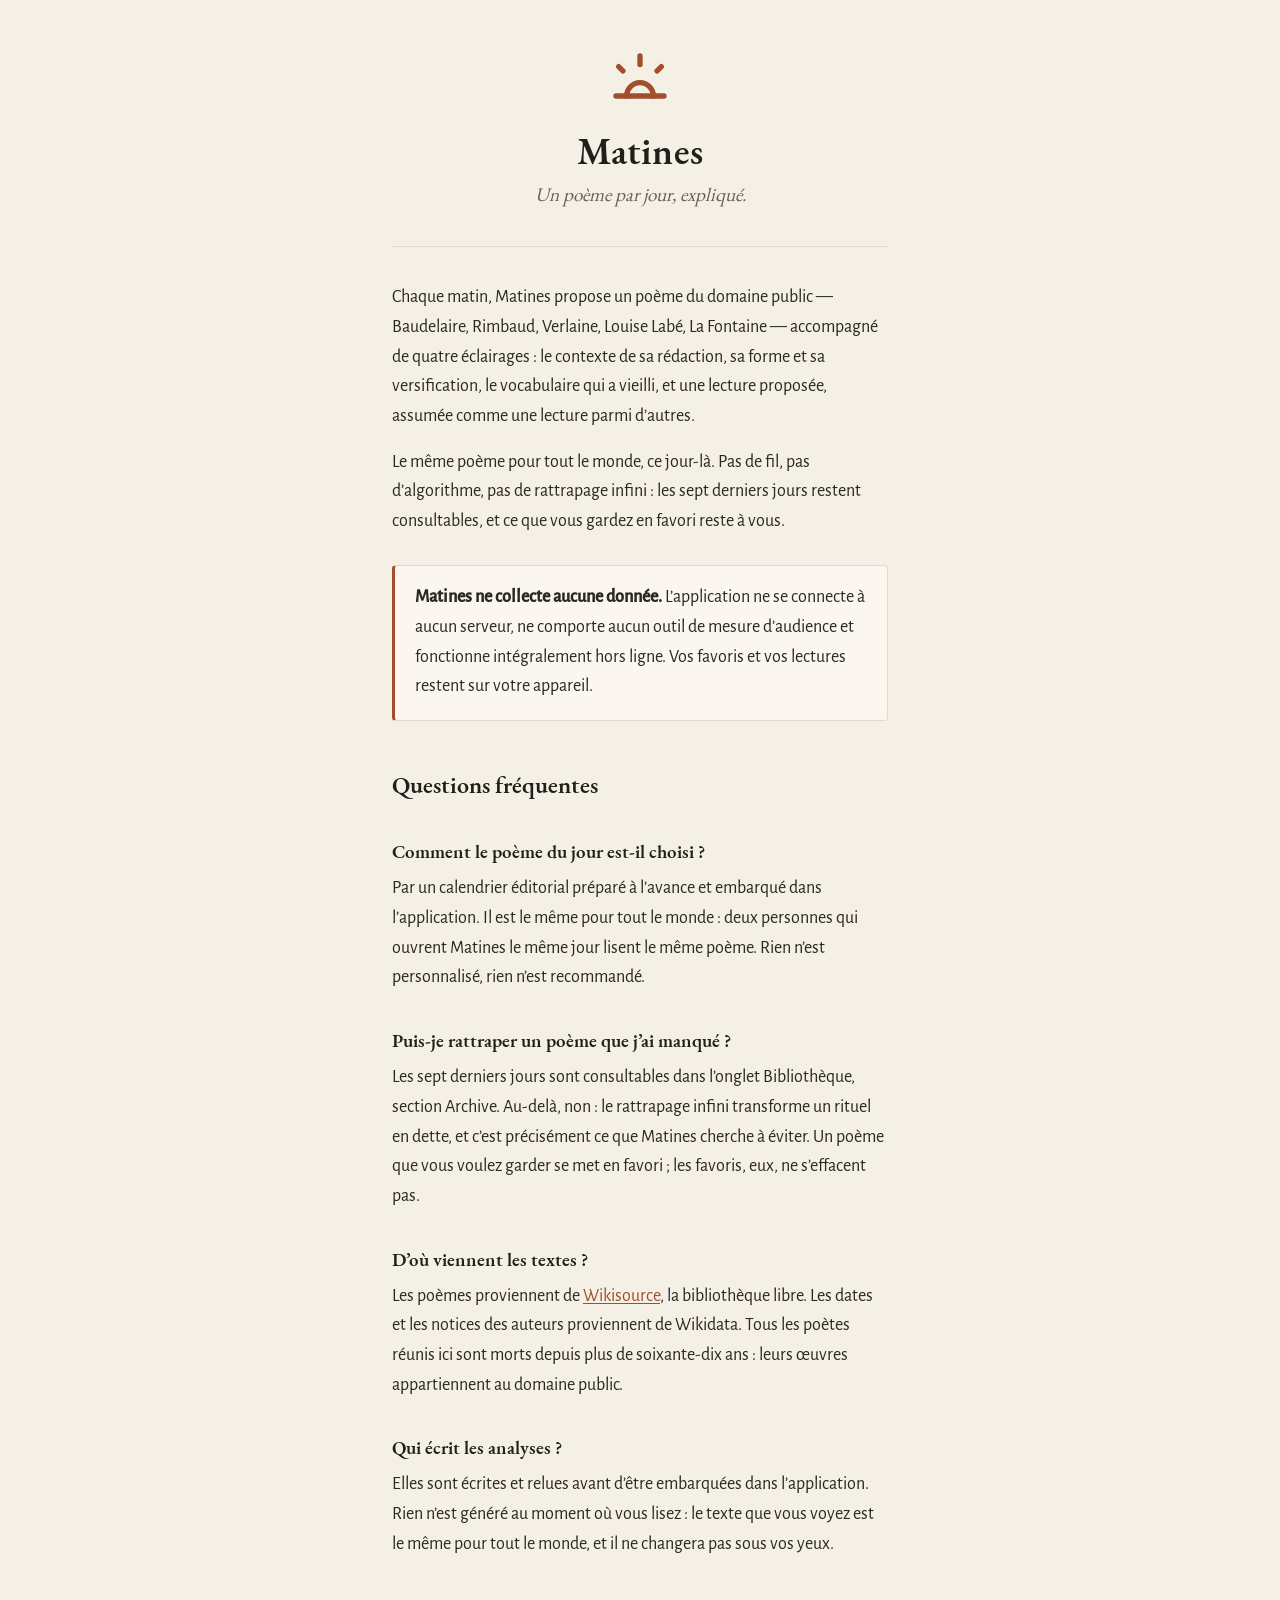
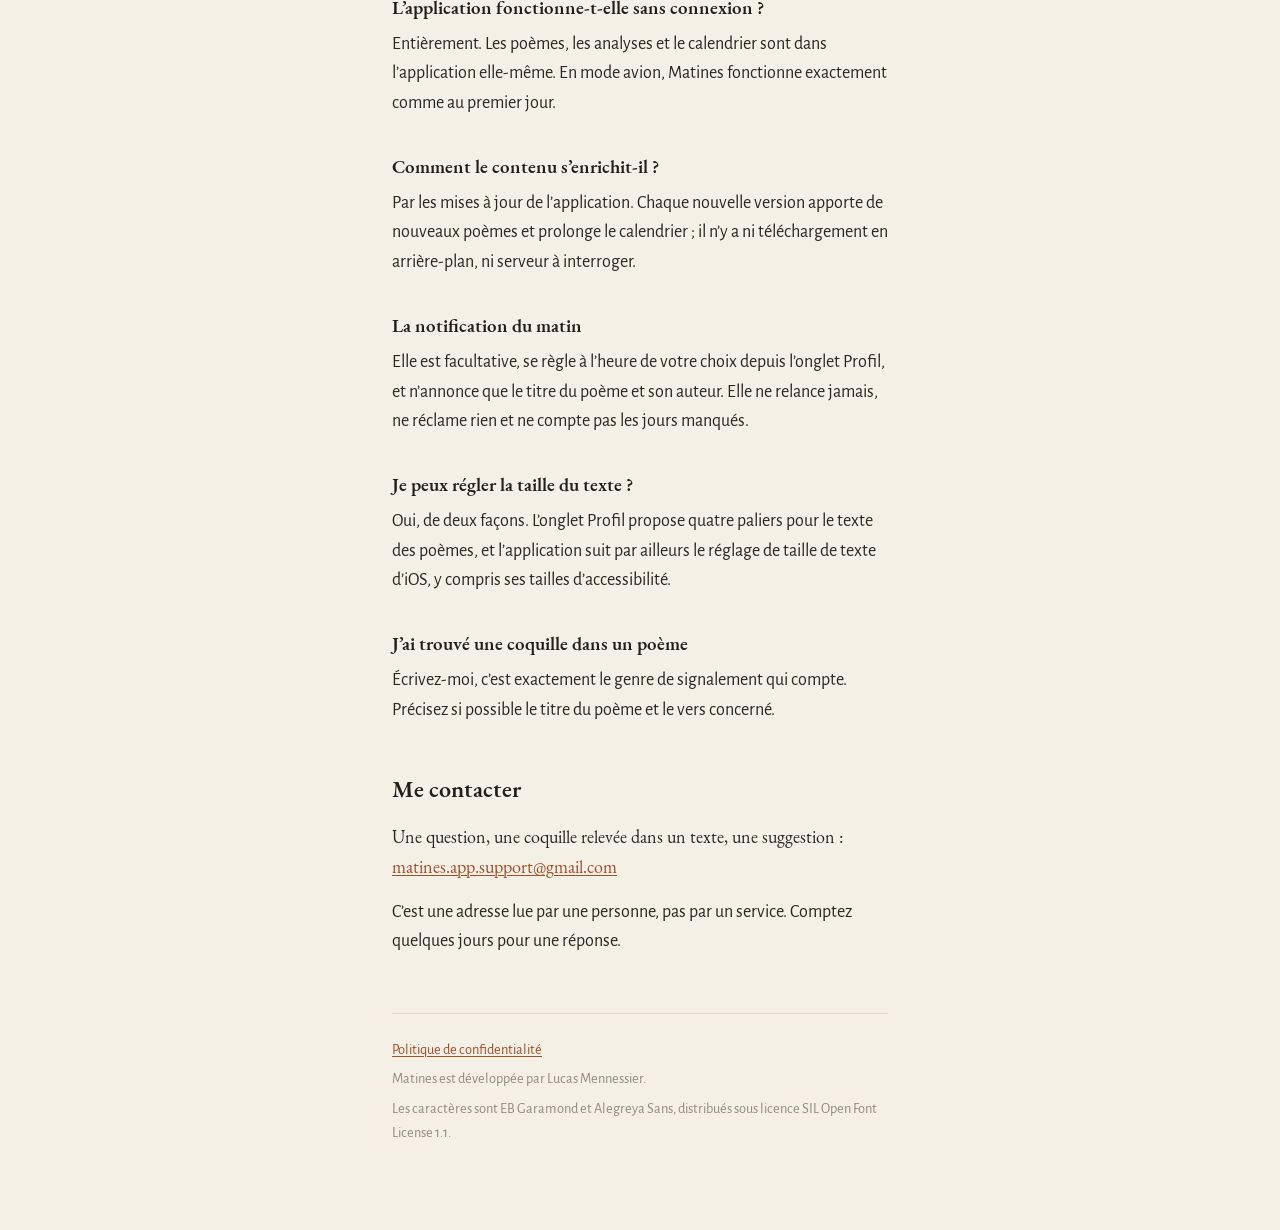
<file: index.html>
<!doctype html>
<html lang="fr">
<head>
<meta charset="utf-8">
<meta name="viewport" content="width=device-width, initial-scale=1">
<title>Matines — un poème par jour, expliqué</title>
<meta name="description" content="Matines propose chaque matin un poème du domaine public, accompagné de quatre éclairages. Sans compte, sans réseau, sans collecte de données.">
<link rel="stylesheet" href="style.css">
</head>
<body>
<main>

  <header>
    <svg width="64" height="64" viewBox="0 0 24 24" fill="none"
         stroke="#a24e2b" stroke-width="2" stroke-linecap="round"
         stroke-linejoin="round" aria-hidden="true"
         style="stroke: var(--accent)">
      <path d="M3 18 H21"/>
      <path d="M7 18 A5 5 0 0 1 17 18"/>
      <path d="M12 6.2 V3"/>
      <path d="M5.6 8.6 L4 7"/>
      <path d="M18.4 8.6 L20 7"/>
    </svg>
    <h1>Matines</h1>
    <p class="baseline">Un poème par jour, expliqué.</p>
  </header>

  <p>Chaque matin, Matines propose un poème du domaine public — Baudelaire,
  Rimbaud, Verlaine, Louise Labé, La Fontaine — accompagné de quatre
  éclairages&nbsp;: le contexte de sa rédaction, sa forme et sa versification,
  le vocabulaire qui a vieilli, et une lecture proposée, assumée comme une
  lecture parmi d’autres.</p>

  <p>Le même poème pour tout le monde, ce jour-là. Pas de fil, pas
  d’algorithme, pas de rattrapage infini&nbsp;: les sept derniers jours restent
  consultables, et ce que vous gardez en favori reste à vous.</p>

  <div class="affirmation">
    <p><strong>Matines ne collecte aucune donnée.</strong> L’application ne se
    connecte à aucun serveur, ne comporte aucun outil de mesure d’audience et
    fonctionne intégralement hors ligne. Vos favoris et vos lectures restent sur
    votre appareil.</p>
  </div>

  <h2>Questions fréquentes</h2>

  <h3>Comment le poème du jour est-il choisi&nbsp;?</h3>
  <p>Par un calendrier éditorial préparé à l’avance et embarqué dans
  l’application. Il est le même pour tout le monde&nbsp;: deux personnes qui
  ouvrent Matines le même jour lisent le même poème. Rien n’est personnalisé,
  rien n’est recommandé.</p>

  <h3>Puis-je rattraper un poème que j’ai manqué&nbsp;?</h3>
  <p>Les sept derniers jours sont consultables dans l’onglet Bibliothèque,
  section Archive. Au-delà, non&nbsp;: le rattrapage infini transforme un
  rituel en dette, et c’est précisément ce que Matines cherche à éviter. Un
  poème que vous voulez garder se met en favori&nbsp;; les favoris, eux, ne
  s’effacent pas.</p>

  <h3>D’où viennent les textes&nbsp;?</h3>
  <p>Les poèmes proviennent de <a href="https://fr.wikisource.org">Wikisource</a>,
  la bibliothèque libre. Les dates et les notices des auteurs proviennent de
  Wikidata. Tous les poètes réunis ici sont morts depuis plus de soixante-dix
  ans&nbsp;: leurs œuvres appartiennent au domaine public.</p>

  <h3>Qui écrit les analyses&nbsp;?</h3>
  <p>Elles sont écrites et relues avant d’être embarquées dans l’application.
  Rien n’est généré au moment où vous lisez&nbsp;: le texte que vous voyez est
  le même pour tout le monde, et il ne changera pas sous vos yeux.</p>

  <h3>L’application fonctionne-t-elle sans connexion&nbsp;?</h3>
  <p>Entièrement. Les poèmes, les analyses et le calendrier sont dans
  l’application elle-même. En mode avion, Matines fonctionne exactement comme
  au premier jour.</p>

  <h3>Comment le contenu s’enrichit-il&nbsp;?</h3>
  <p>Par les mises à jour de l’application. Chaque nouvelle version apporte de
  nouveaux poèmes et prolonge le calendrier&nbsp;; il n’y a ni téléchargement
  en arrière-plan, ni serveur à interroger.</p>

  <h3>La notification du matin</h3>
  <p>Elle est facultative, se règle à l’heure de votre choix depuis l’onglet
  Profil, et n’annonce que le titre du poème et son auteur. Elle ne relance
  jamais, ne réclame rien et ne compte pas les jours manqués.</p>

  <h3>Je peux régler la taille du texte&nbsp;?</h3>
  <p>Oui, de deux façons. L’onglet Profil propose quatre paliers pour le texte
  des poèmes, et l’application suit par ailleurs le réglage de taille de texte
  d’iOS, y compris ses tailles d’accessibilité.</p>

  <h3>J’ai trouvé une coquille dans un poème</h3>
  <p>Écrivez-moi, c’est exactement le genre de signalement qui compte. Précisez
  si possible le titre du poème et le vers concerné.</p>

  <h2>Me contacter</h2>
  <p class="contact">Une question, une coquille relevée dans un texte, une
  suggestion&nbsp;:<br>
  <a href="mailto:matines.app.support@gmail.com">matines.app.support@gmail.com</a></p>
  <p>C’est une adresse lue par une personne, pas par un service. Comptez
  quelques jours pour une réponse.</p>

  <footer>
    <p><a href="confidentialite.html">Politique de confidentialité</a></p>
    <p>Matines est développée par Lucas Mennessier.</p>
    <p>Les caractères sont EB&nbsp;Garamond et Alegreya&nbsp;Sans, distribués
    sous licence SIL Open Font License&nbsp;1.1.</p>
  </footer>

</main>
</body>
</html>
</file>
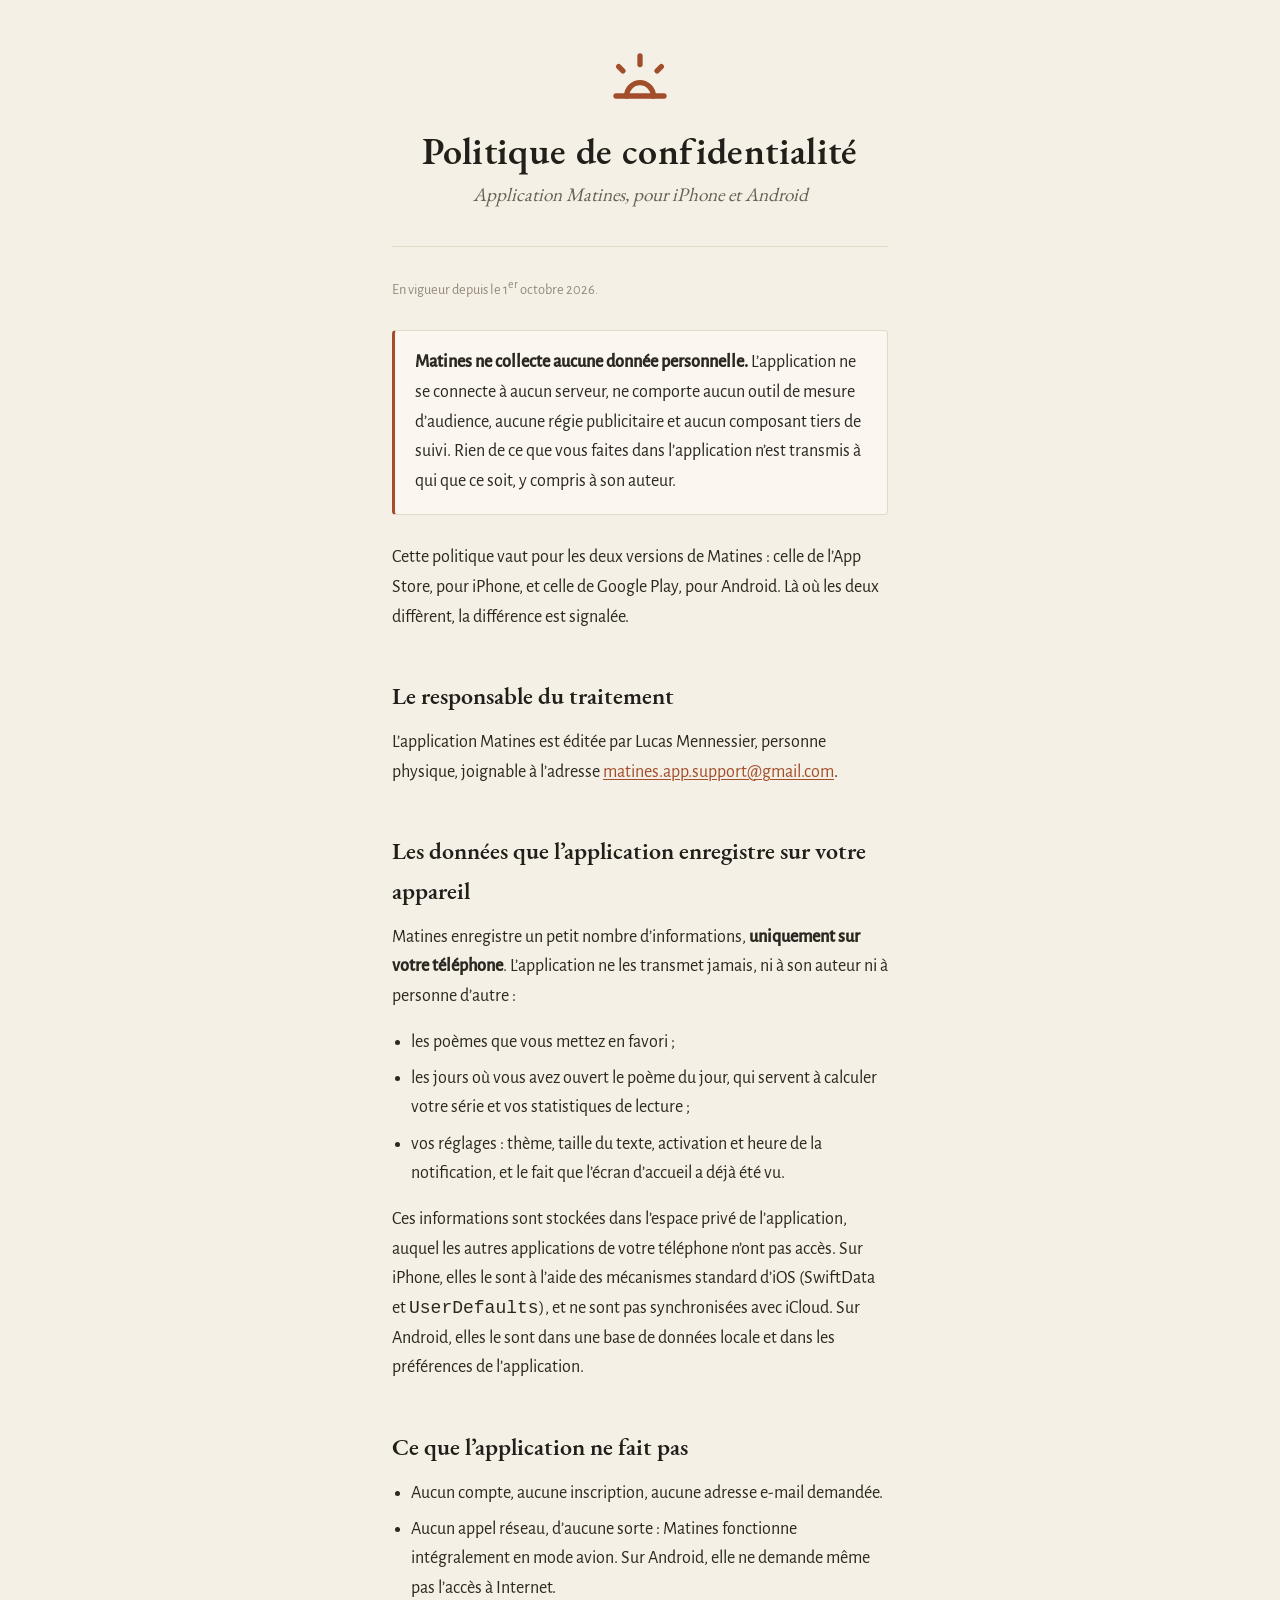
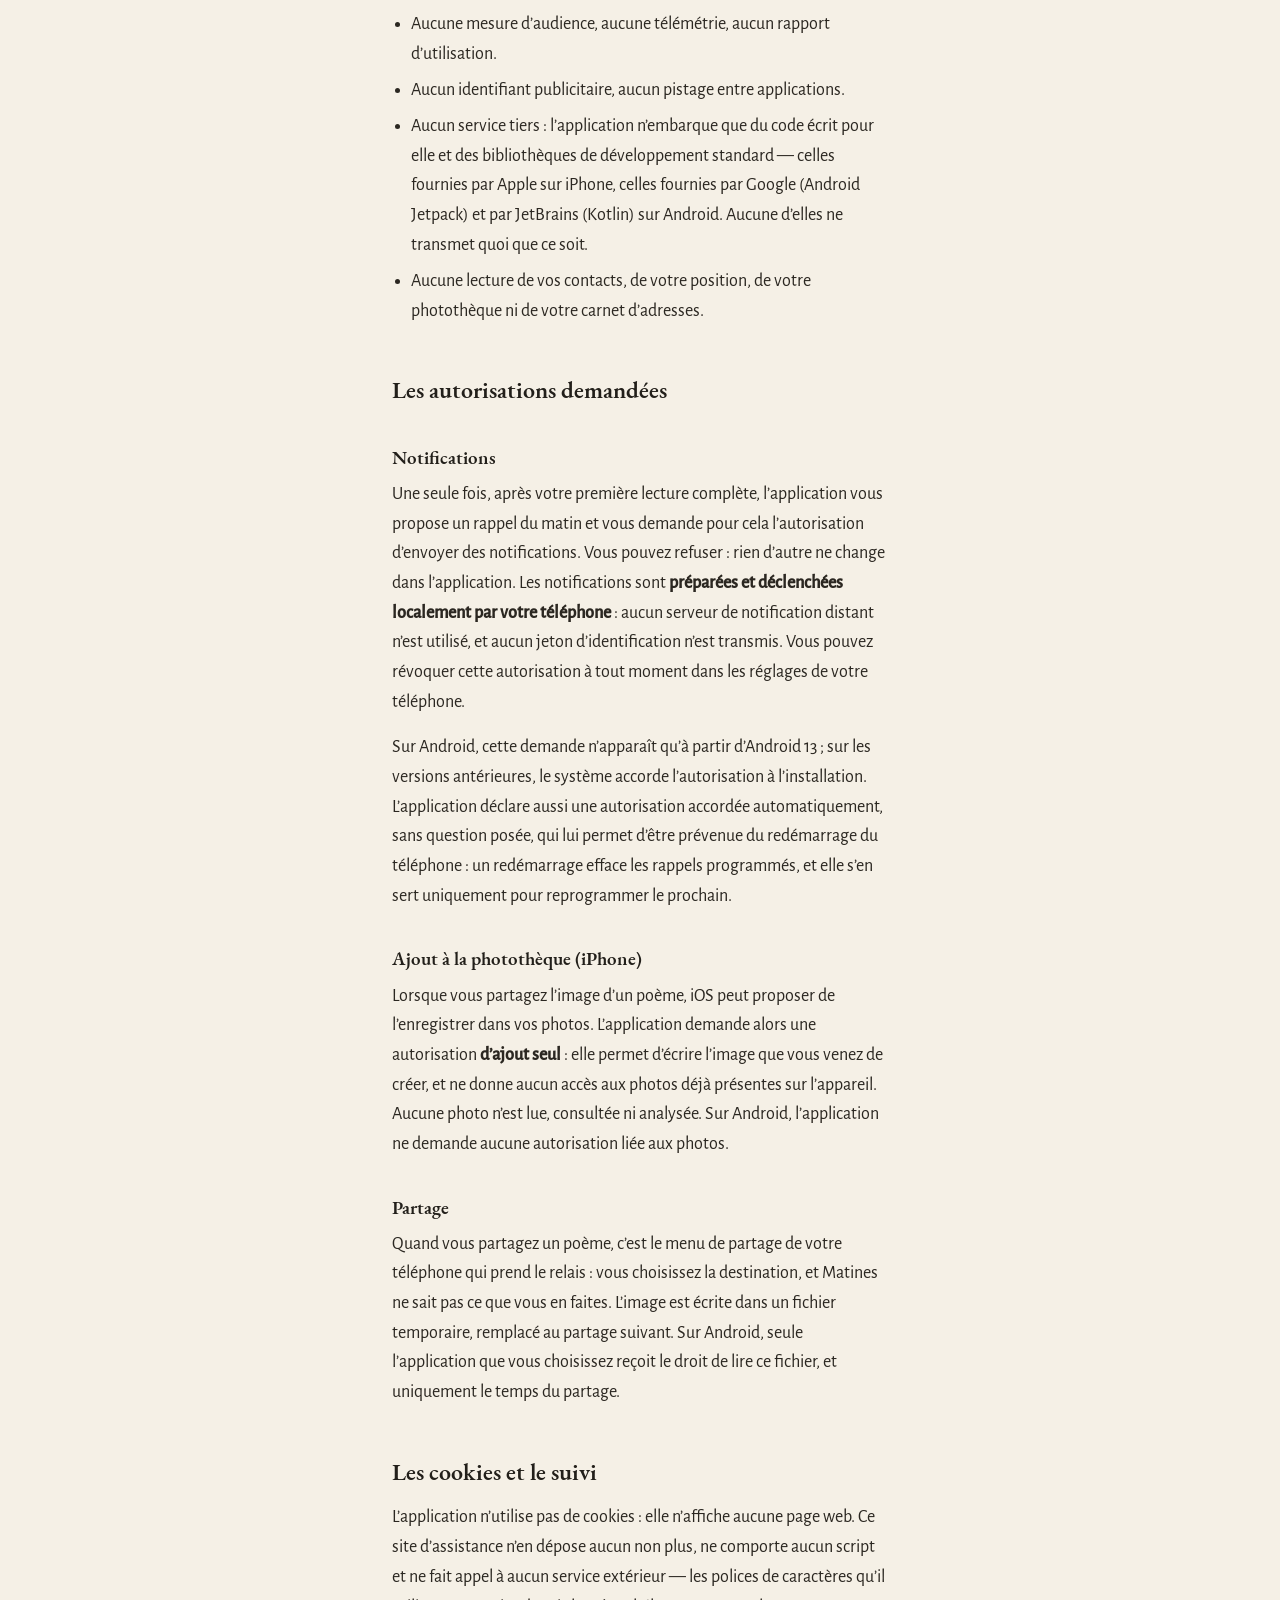
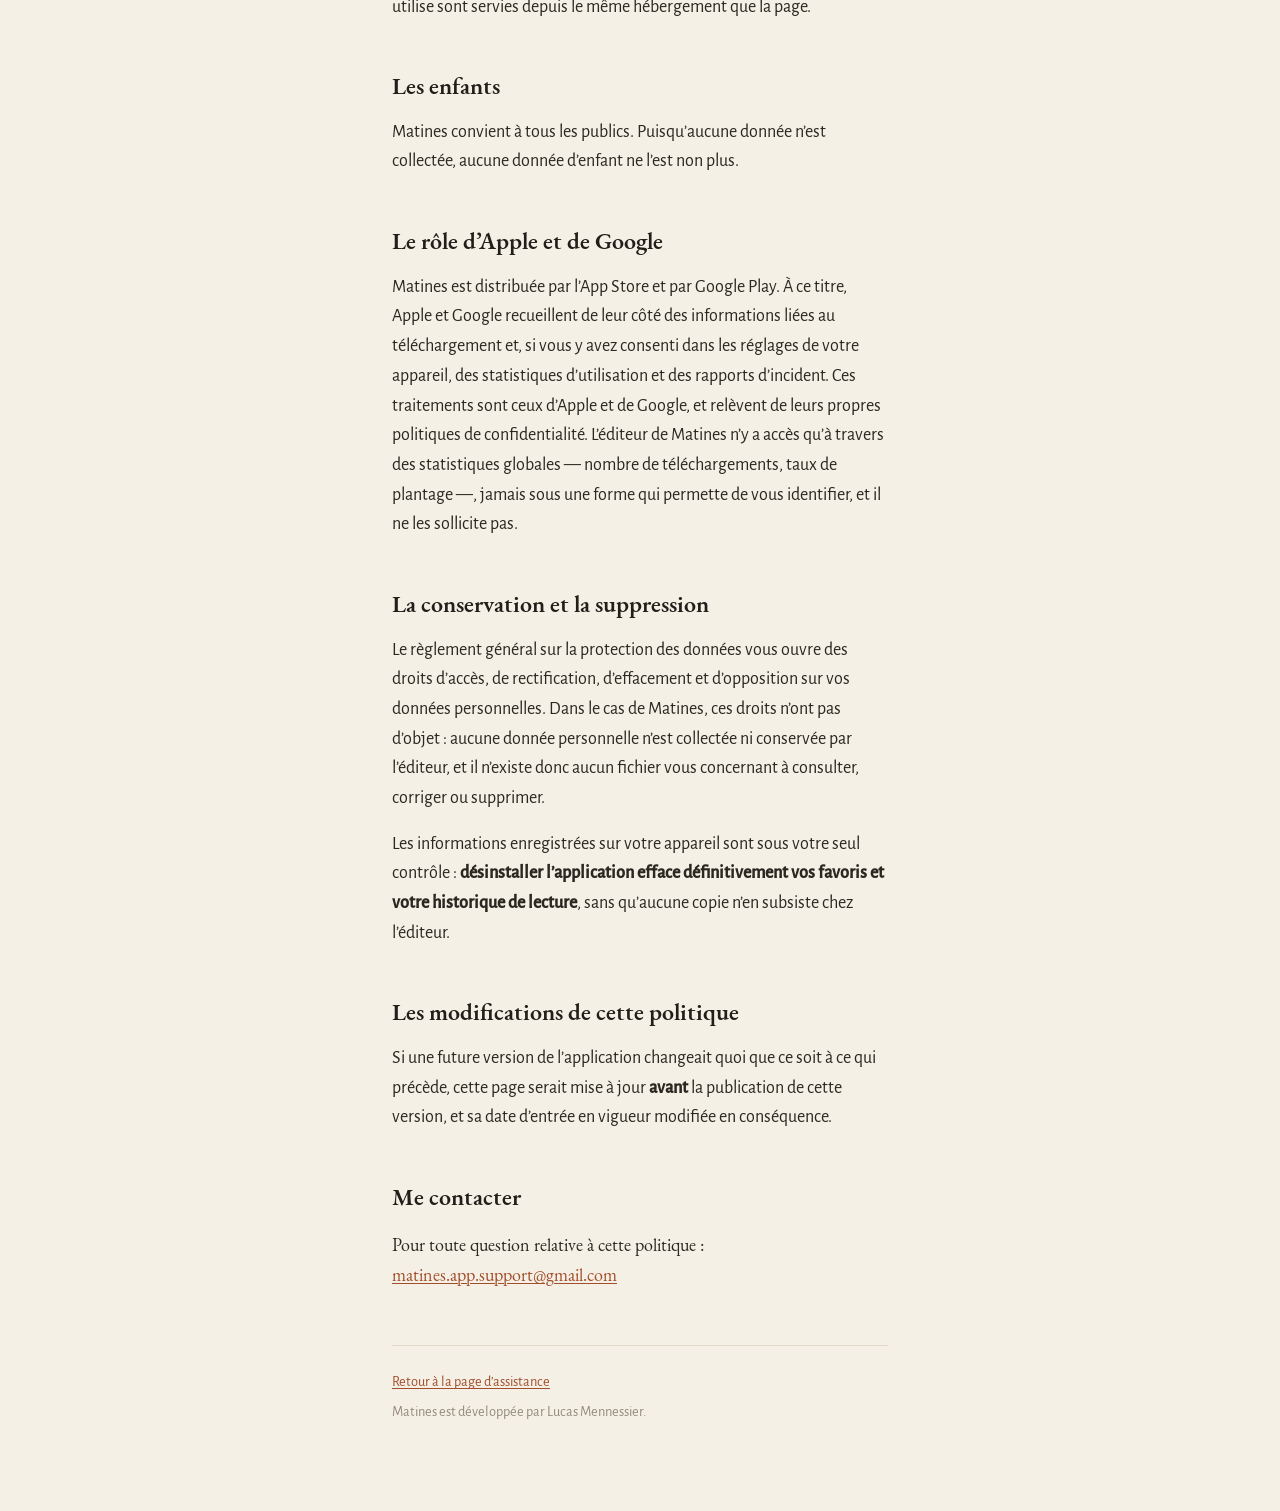
<file: confidentialite.html>
<!doctype html>
<html lang="fr">
<head>
<meta charset="utf-8">
<meta name="viewport" content="width=device-width, initial-scale=1">
<title>Matines — politique de confidentialité</title>
<meta name="description" content="Politique de confidentialité de l’application Matines, sur iPhone et sur Android : aucune donnée collectée, aucun serveur, aucun traceur.">
<link rel="stylesheet" href="style.css">
</head>
<body>
<main>

  <header>
    <svg width="64" height="64" viewBox="0 0 24 24" fill="none"
         stroke-width="2" stroke-linecap="round" stroke-linejoin="round"
         aria-hidden="true" style="stroke: var(--accent)">
      <path d="M3 18 H21"/>
      <path d="M7 18 A5 5 0 0 1 17 18"/>
      <path d="M12 6.2 V3"/>
      <path d="M5.6 8.6 L4 7"/>
      <path d="M18.4 8.6 L20 7"/>
    </svg>
    <h1>Politique de confidentialité</h1>
    <p class="baseline">Application Matines, pour iPhone et Android</p>
  </header>

  <p class="date-maj">En vigueur depuis le 1<sup>er</sup> octobre 2026.</p>

  <div class="affirmation">
    <p><strong>Matines ne collecte aucune donnée personnelle.</strong>
    L’application ne se connecte à aucun serveur, ne comporte aucun outil de
    mesure d’audience, aucune régie publicitaire et aucun composant tiers de
    suivi. Rien de ce que vous faites dans l’application n’est transmis à qui
    que ce soit, y compris à son auteur.</p>
  </div>

  <p>Cette politique vaut pour les deux versions de Matines&nbsp;: celle de
  l’App Store, pour iPhone, et celle de Google Play, pour Android. Là où les
  deux diffèrent, la différence est signalée.</p>

  <h2>Le responsable du traitement</h2>
  <p>L’application Matines est éditée par Lucas Mennessier, personne physique,
  joignable à l’adresse
  <a href="mailto:matines.app.support@gmail.com">matines.app.support@gmail.com</a>.</p>

  <h2>Les données que l’application enregistre sur votre appareil</h2>
  <p>Matines enregistre un petit nombre d’informations, <strong>uniquement sur
  votre téléphone</strong>. L’application ne les transmet jamais, ni à son
  auteur ni à personne d’autre&nbsp;:</p>
  <ul>
    <li>les poèmes que vous mettez en favori&nbsp;;</li>
    <li>les jours où vous avez ouvert le poème du jour, qui servent à calculer
    votre série et vos statistiques de lecture&nbsp;;</li>
    <li>vos réglages&nbsp;: thème, taille du texte, activation et heure de la
    notification, et le fait que l’écran d’accueil a déjà été vu.</li>
  </ul>
  <p>Ces informations sont stockées dans l’espace privé de l’application,
  auquel les autres applications de votre téléphone n’ont pas accès. Sur
  iPhone, elles le sont à l’aide des mécanismes standard d’iOS (SwiftData et
  <code>UserDefaults</code>), et ne sont pas synchronisées avec iCloud. Sur
  Android, elles le sont dans une base de données locale et dans les
  préférences de l’application.</p>

  <h2>Ce que l’application ne fait pas</h2>
  <ul>
    <li>Aucun compte, aucune inscription, aucune adresse e-mail demandée.</li>
    <li>Aucun appel réseau, d’aucune sorte&nbsp;: Matines fonctionne
    intégralement en mode avion. Sur Android, elle ne demande même pas
    l’accès à Internet.</li>
    <li>Aucune mesure d’audience, aucune télémétrie, aucun rapport
    d’utilisation.</li>
    <li>Aucun identifiant publicitaire, aucun pistage entre applications.</li>
    <li>Aucun service tiers&nbsp;: l’application n’embarque que du code écrit
    pour elle et des bibliothèques de développement standard — celles fournies
    par Apple sur iPhone, celles fournies par Google (Android Jetpack) et par
    JetBrains (Kotlin) sur Android. Aucune d’elles ne transmet quoi que ce
    soit.</li>
    <li>Aucune lecture de vos contacts, de votre position, de votre
    photothèque ni de votre carnet d’adresses.</li>
  </ul>

  <h2>Les autorisations demandées</h2>

  <h3>Notifications</h3>
  <p>Une seule fois, après votre première lecture complète, l’application vous
  propose un rappel du matin et vous demande pour cela l’autorisation
  d’envoyer des notifications. Vous pouvez refuser&nbsp;: rien d’autre ne
  change dans l’application. Les notifications sont <strong>préparées et
  déclenchées localement par votre téléphone</strong>&nbsp;: aucun serveur de
  notification distant n’est utilisé, et aucun jeton d’identification n’est
  transmis. Vous pouvez révoquer cette autorisation à tout moment dans les
  réglages de votre téléphone.</p>
  <p>Sur Android, cette demande n’apparaît qu’à partir d’Android&nbsp;13&nbsp;;
  sur les versions antérieures, le système accorde l’autorisation à
  l’installation. L’application déclare aussi une autorisation accordée
  automatiquement, sans question posée, qui lui permet d’être prévenue du
  redémarrage du téléphone&nbsp;: un redémarrage efface les rappels
  programmés, et elle s’en sert uniquement pour reprogrammer le prochain.</p>

  <h3>Ajout à la photothèque (iPhone)</h3>
  <p>Lorsque vous partagez l’image d’un poème, iOS peut proposer de
  l’enregistrer dans vos photos. L’application demande alors une autorisation
  <strong>d’ajout seul</strong>&nbsp;: elle permet d’écrire l’image que vous
  venez de créer, et ne donne aucun accès aux photos déjà présentes sur
  l’appareil. Aucune photo n’est lue, consultée ni analysée. Sur Android,
  l’application ne demande aucune autorisation liée aux photos.</p>

  <h3>Partage</h3>
  <p>Quand vous partagez un poème, c’est le menu de partage de votre téléphone
  qui prend le relais&nbsp;: vous choisissez la destination, et Matines ne
  sait pas ce que vous en faites. L’image est écrite dans un fichier
  temporaire, remplacé au partage suivant. Sur Android, seule l’application
  que vous choisissez reçoit le droit de lire ce fichier, et uniquement le
  temps du partage.</p>

  <h2>Les cookies et le suivi</h2>
  <p>L’application n’utilise pas de cookies&nbsp;: elle n’affiche aucune page
  web. Ce site d’assistance n’en dépose aucun non plus, ne comporte aucun
  script et ne fait appel à aucun service extérieur — les polices de caractères
  qu’il utilise sont servies depuis le même hébergement que la page.</p>

  <h2>Les enfants</h2>
  <p>Matines convient à tous les publics. Puisqu’aucune donnée n’est
  collectée, aucune donnée d’enfant ne l’est non plus.</p>

  <h2>Le rôle d’Apple et de Google</h2>
  <p>Matines est distribuée par l’App Store et par Google Play. À ce titre,
  Apple et Google recueillent de leur côté des informations liées au
  téléchargement et, si vous y avez consenti dans les réglages de votre
  appareil, des statistiques d’utilisation et des rapports d’incident. Ces
  traitements sont ceux d’Apple et de Google, et relèvent de leurs propres
  politiques de confidentialité. L’éditeur de Matines n’y a accès qu’à travers
  des statistiques globales — nombre de téléchargements, taux de plantage —,
  jamais sous une forme qui permette de vous identifier, et il ne les sollicite
  pas.</p>

  <h2>La conservation et la suppression</h2>
  <p>Le règlement général sur la protection des données vous ouvre des droits
  d’accès, de rectification, d’effacement et d’opposition sur vos données
  personnelles. Dans le cas de Matines, ces droits n’ont pas d’objet&nbsp;:
  aucune donnée personnelle n’est collectée ni conservée par l’éditeur, et il
  n’existe donc aucun fichier vous concernant à consulter, corriger ou
  supprimer.</p>
  <p>Les informations enregistrées sur votre appareil sont sous votre seul
  contrôle&nbsp;: <strong>désinstaller l’application efface définitivement
  vos favoris et votre historique de lecture</strong>, sans qu’aucune copie
  n’en subsiste chez l’éditeur.</p>

  <h2>Les modifications de cette politique</h2>
  <p>Si une future version de l’application changeait quoi que ce soit à ce qui
  précède, cette page serait mise à jour <strong>avant</strong> la publication
  de cette version, et sa date d’entrée en vigueur modifiée en
  conséquence.</p>

  <h2>Me contacter</h2>
  <p class="contact">Pour toute question relative à cette
  politique&nbsp;:<br>
  <a href="mailto:matines.app.support@gmail.com">matines.app.support@gmail.com</a></p>

  <footer>
    <p><a href="index.html">Retour à la page d’assistance</a></p>
    <p>Matines est développée par Lucas Mennessier.</p>
  </footer>

</main>
</body>
</html>
</file>
<file: style.css>
/* La feuille de style des deux pages de Matines.
   Aucune ressource extérieure : les polices sont servies depuis ce dépôt,
   et il n'y a pas une ligne de JavaScript. Une page qui accompagne une app
   sans réseau ne va pas chercher ses caractères chez un tiers. */

@font-face {
  font-family: "EB Garamond";
  src: url("polices/EBGaramond-Regular.ttf") format("truetype");
  font-weight: 400;
  font-display: swap;
}
@font-face {
  font-family: "EB Garamond";
  src: url("polices/EBGaramond-SemiBold.ttf") format("truetype");
  font-weight: 600;
  font-display: swap;
}
@font-face {
  font-family: "Alegreya Sans";
  src: url("polices/AlegreyaSans-Regular.ttf") format("truetype");
  font-weight: 400;
  font-display: swap;
}
@font-face {
  font-family: "Alegreya Sans";
  src: url("polices/AlegreyaSans-Medium.ttf") format("truetype");
  font-weight: 500;
  font-display: swap;
}

:root {
  color-scheme: light dark;
  --papier: #f5f0e6;
  --surface: #fbf7f0;
  --encre: #221f1a;
  --encre-lecture: #2b2721;
  --encre-seconde: #6a6055;
  --encre-tierce: #948a7c;
  --filet: #e2d9c8;
  --accent: #a24e2b;
}

@media (prefers-color-scheme: dark) {
  :root {
    --papier: #1a1613;
    --surface: #241e18;
    --encre: #f0e7d5;
    --encre-lecture: #dcd1bc;
    --encre-seconde: #a79b86;
    --encre-tierce: #7c7263;
    --filet: #322b23;
    --accent: #d3805a;
  }
}

* { box-sizing: border-box; }

body {
  margin: 0;
  background: var(--papier);
  color: var(--encre-lecture);
  font-family: "Alegreya Sans", -apple-system, BlinkMacSystemFont, "Segoe UI", sans-serif;
  font-size: 18px;
  line-height: 1.65;
  -webkit-text-size-adjust: 100%;
}

main {
  max-width: 34rem;
  margin: 0 auto;
  padding: 3rem 1.5rem 5rem;
}

header {
  text-align: center;
  padding-bottom: 2.25rem;
  margin-bottom: 2.25rem;
  border-bottom: 1px solid var(--filet);
}

header svg { display: block; margin: 0 auto 1rem; }

h1 {
  font-family: "EB Garamond", Georgia, serif;
  font-weight: 600;
  font-size: 2.4rem;
  line-height: 1.15;
  letter-spacing: 0.01em;
  color: var(--encre);
  margin: 0 0 0.4rem;
}

.baseline {
  font-family: "EB Garamond", Georgia, serif;
  font-size: 1.2rem;
  font-style: italic;
  color: var(--encre-seconde);
  margin: 0;
}

h2 {
  font-family: "EB Garamond", Georgia, serif;
  font-weight: 600;
  font-size: 1.5rem;
  color: var(--encre);
  margin: 2.75rem 0 0.75rem;
}

h3 {
  font-family: "EB Garamond", Georgia, serif;
  font-weight: 600;
  font-size: 1.2rem;
  color: var(--encre);
  margin: 2rem 0 0.4rem;
}

p { margin: 0 0 1rem; }

a { color: var(--accent); text-decoration-thickness: 1px; text-underline-offset: 2px; }
a:hover { text-decoration-thickness: 2px; }

ul { padding-left: 1.2rem; margin: 0 0 1rem; }
li { margin-bottom: 0.4rem; }

/* L'encadré qui porte l'argument central : rien n'est collecté. */
.affirmation {
  background: var(--surface);
  border: 1px solid var(--filet);
  border-left: 3px solid var(--accent);
  border-radius: 4px;
  padding: 1.1rem 1.25rem;
  margin: 1.75rem 0;
}
.affirmation p:last-child { margin-bottom: 0; }

.contact {
  font-family: "EB Garamond", Georgia, serif;
  font-size: 1.15rem;
}

footer {
  margin-top: 3.5rem;
  padding-top: 1.5rem;
  border-top: 1px solid var(--filet);
  font-size: 0.9rem;
  color: var(--encre-tierce);
}
footer p { margin: 0 0 0.35rem; }

.date-maj { font-size: 0.9rem; color: var(--encre-tierce); margin-top: -0.5rem; }
</file>
